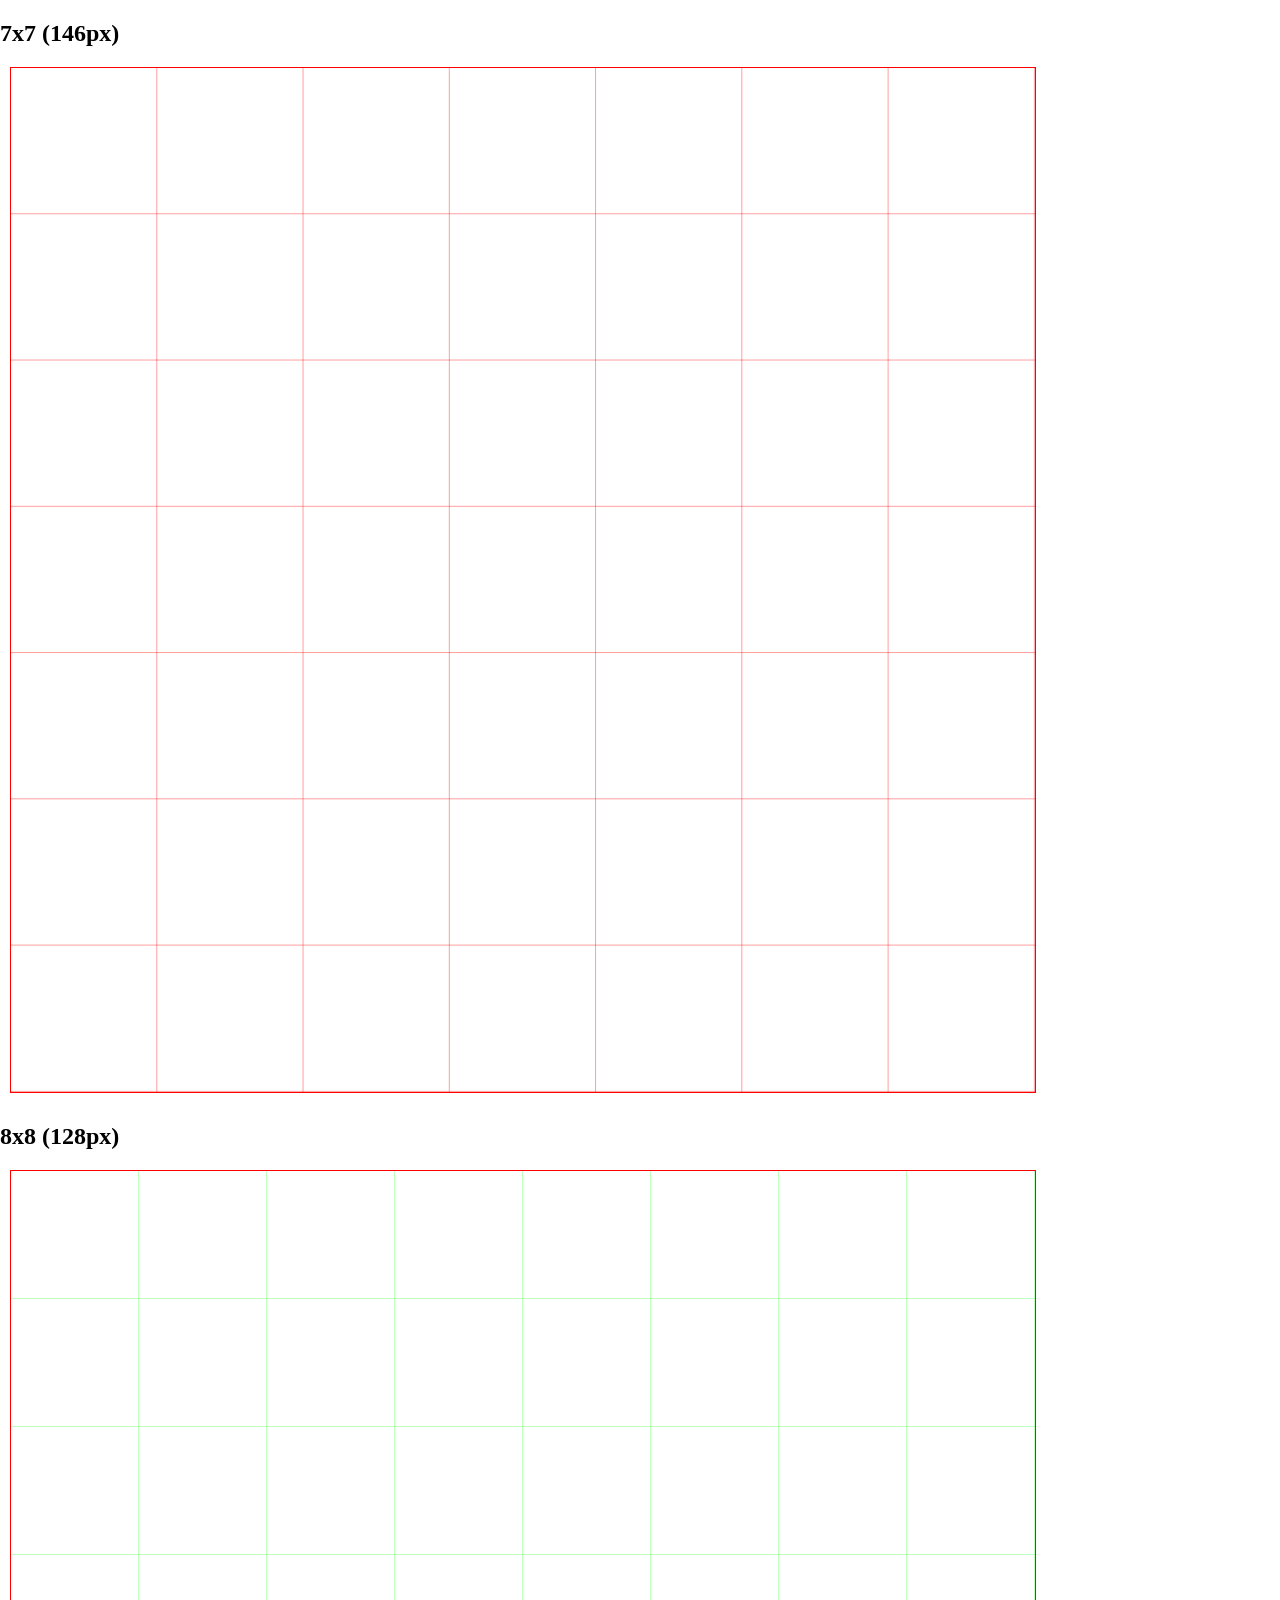
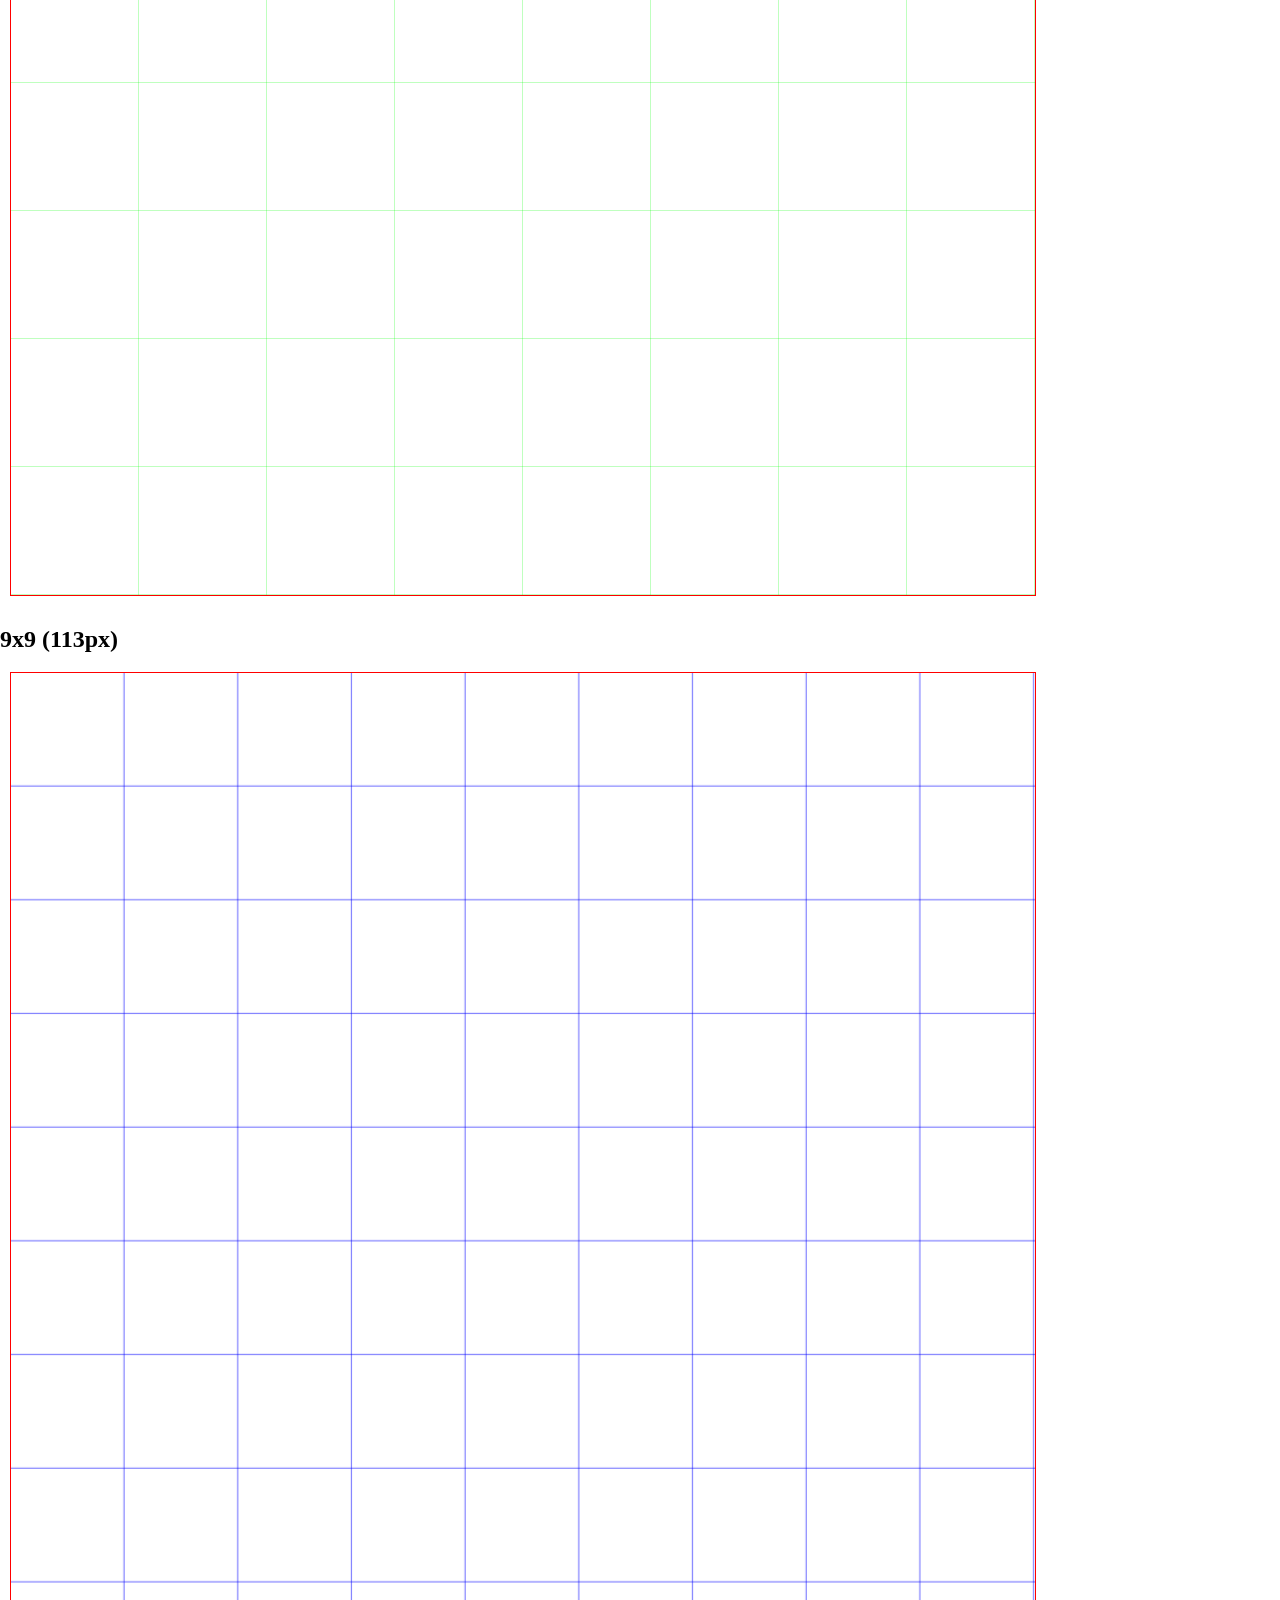
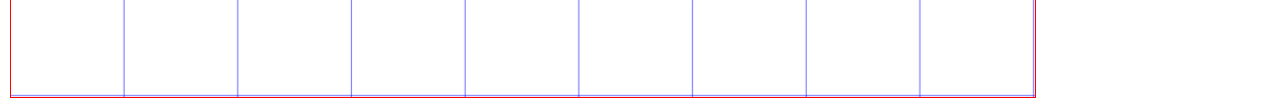
<file: grid_test.html>
<!DOCTYPE html>
<html>
<head>
<style>
  body { margin: 0; background: #fff; }
  .container { display: flex; flex-wrap: wrap; }
  .box { position: relative; width: 1024px; height: 1024px; margin: 10px; background: url('sheets/bird.png'); border: 1px solid red; }
  .grid7 { background-image: linear-gradient(to right, transparent 145px, rgba(255,0,0,0.5) 146px), linear-gradient(to bottom, transparent 145px, rgba(255,0,0,0.5) 146px); background-size: 146.28px 146.28px; }
  .grid8 { background-image: linear-gradient(to right, transparent 127px, rgba(0,255,0,0.5) 128px), linear-gradient(to bottom, transparent 127px, rgba(0,255,0,0.5) 128px); background-size: 128px 128px; }
  .grid9 { background-image: linear-gradient(to right, transparent 112px, rgba(0,0,255,0.5) 113px), linear-gradient(to bottom, transparent 112px, rgba(0,0,255,0.5) 113px); background-size: 113.7px 113.7px; }
</style>
</head>
<body>
  <div class='container'>
    <div>
      <h2>7x7 (146px)</h2>
      <div class='box grid7'></div>
    </div>
    <div>
      <h2>8x8 (128px)</h2>
      <div class='box grid8'></div>
    </div>
    <div>
      <h2>9x9 (113px)</h2>
      <div class='box grid9'></div>
    </div>
  </div>
</body>
</html>
</file>
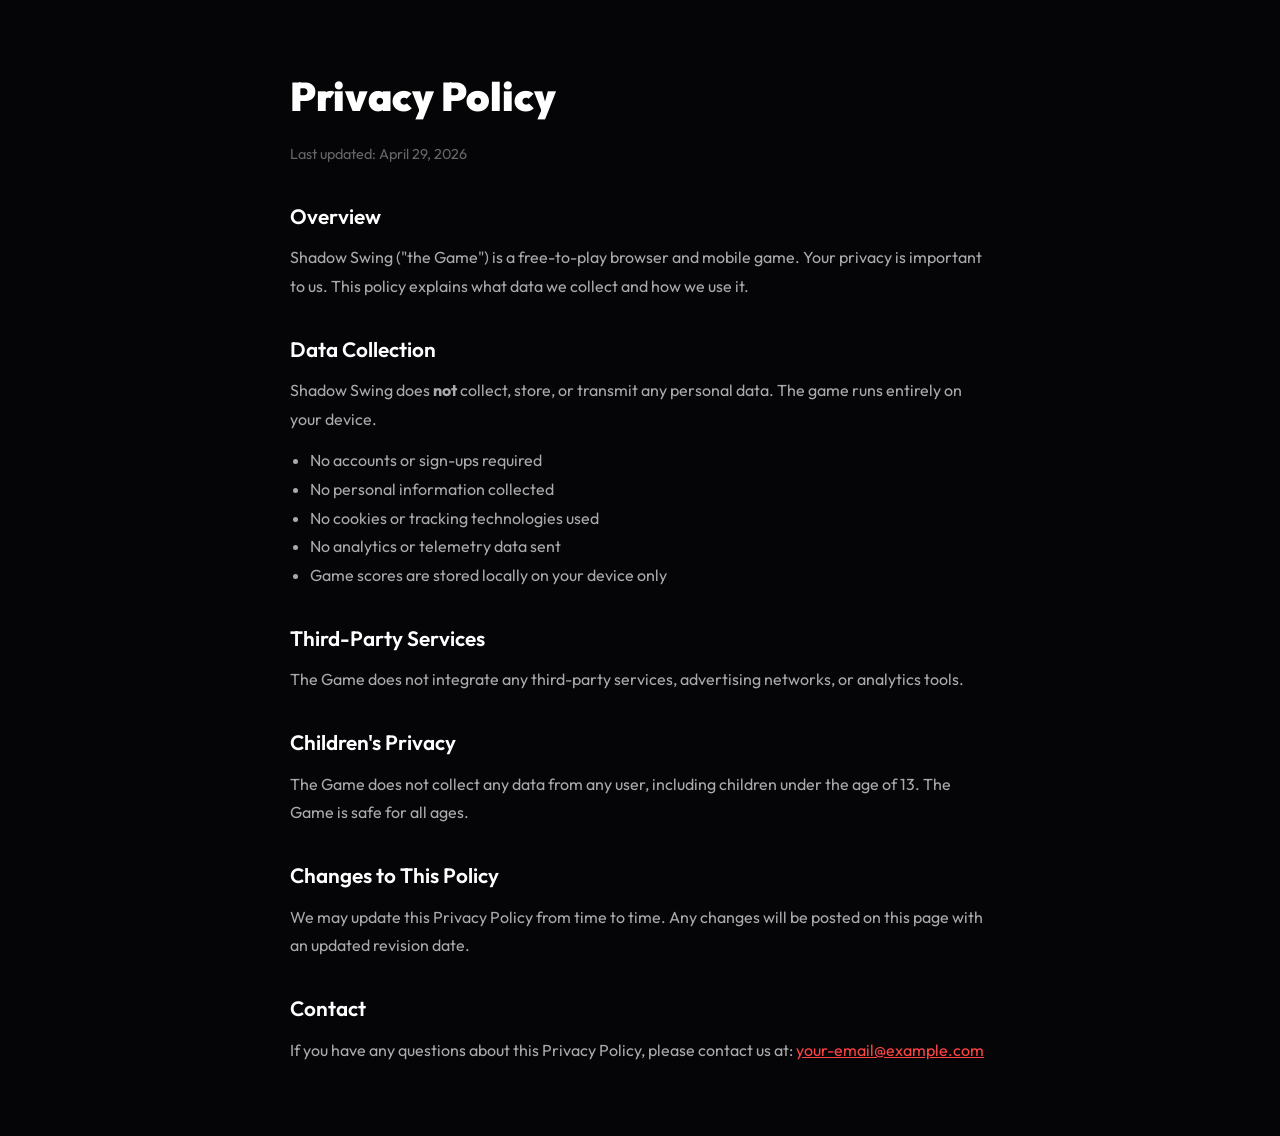
<file: privacy-policy.html>
<!DOCTYPE html>
<html lang="en">
<head>
    <meta charset="UTF-8">
    <meta name="viewport" content="width=device-width, initial-scale=1.0">
    <title>Privacy Policy — Shadow Swing</title>
    <style>
        @import url('https://fonts.googleapis.com/css2?family=Outfit:wght@300;600;900&display=swap');
        * { margin: 0; padding: 0; box-sizing: border-box; }
        body {
            background: #050508;
            color: #ccc;
            font-family: 'Outfit', sans-serif;
            padding: 60px 20px;
            line-height: 1.8;
        }
        .container {
            max-width: 700px;
            margin: 0 auto;
        }
        h1 {
            font-size: 2.5rem;
            font-weight: 900;
            color: #fff;
            margin-bottom: 10px;
        }
        h2 {
            font-size: 1.3rem;
            font-weight: 600;
            color: #fff;
            margin-top: 30px;
            margin-bottom: 8px;
        }
        p {
            margin-bottom: 12px;
            color: #aaa;
        }
        .date {
            color: #666;
            font-size: 0.9rem;
            margin-bottom: 30px;
        }
        a {
            color: #ff4444;
        }
    </style>
</head>
<body>
    <div class="container">
        <h1>Privacy Policy</h1>
        <p class="date">Last updated: April 29, 2026</p>

        <h2>Overview</h2>
        <p>Shadow Swing ("the Game") is a free-to-play browser and mobile game. Your privacy is important to us. This policy explains what data we collect and how we use it.</p>

        <h2>Data Collection</h2>
        <p>Shadow Swing does <strong>not</strong> collect, store, or transmit any personal data. The game runs entirely on your device.</p>
        <ul style="color: #aaa; margin-left: 20px; margin-bottom: 12px;">
            <li>No accounts or sign-ups required</li>
            <li>No personal information collected</li>
            <li>No cookies or tracking technologies used</li>
            <li>No analytics or telemetry data sent</li>
            <li>Game scores are stored locally on your device only</li>
        </ul>

        <h2>Third-Party Services</h2>
        <p>The Game does not integrate any third-party services, advertising networks, or analytics tools.</p>

        <h2>Children's Privacy</h2>
        <p>The Game does not collect any data from any user, including children under the age of 13. The Game is safe for all ages.</p>

        <h2>Changes to This Policy</h2>
        <p>We may update this Privacy Policy from time to time. Any changes will be posted on this page with an updated revision date.</p>

        <h2>Contact</h2>
        <p>If you have any questions about this Privacy Policy, please contact us at: <a href="mailto:your-email@example.com">your-email@example.com</a></p>
    </div>
</body>
</html>
</file>
